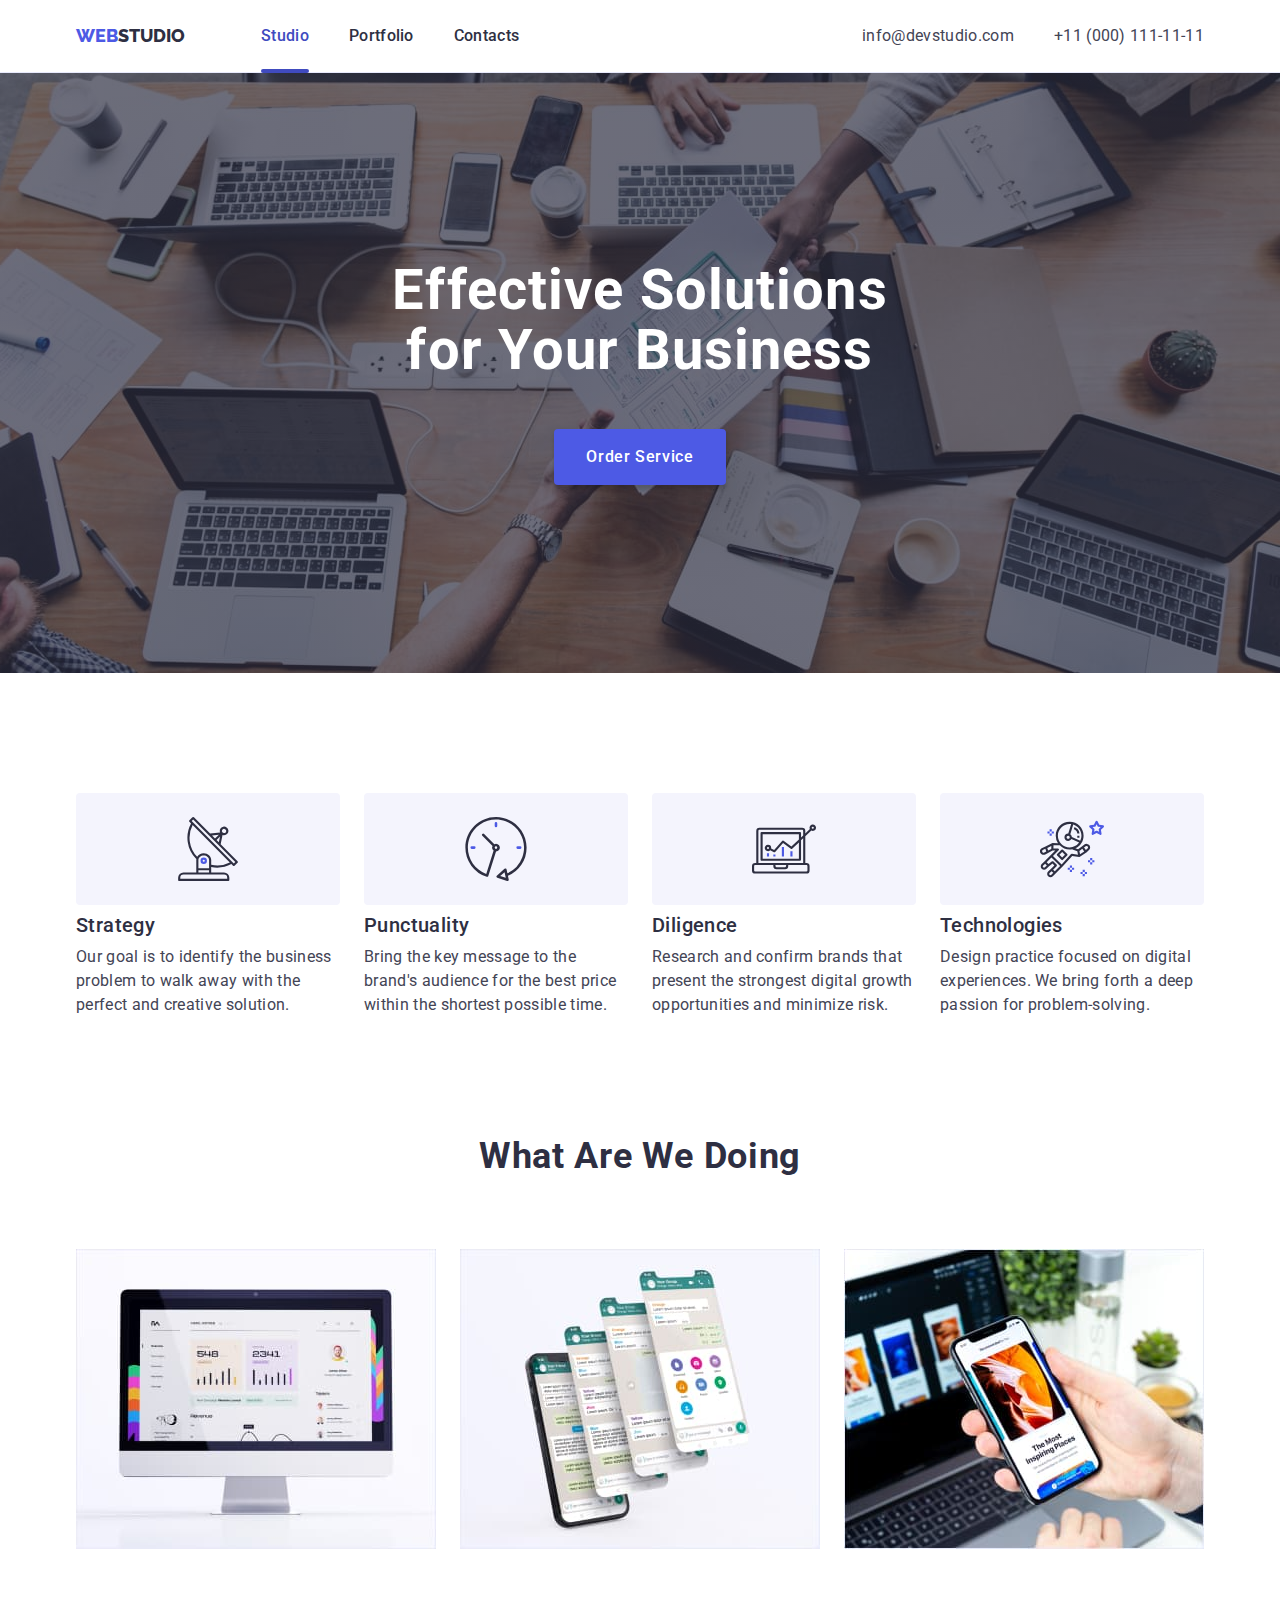
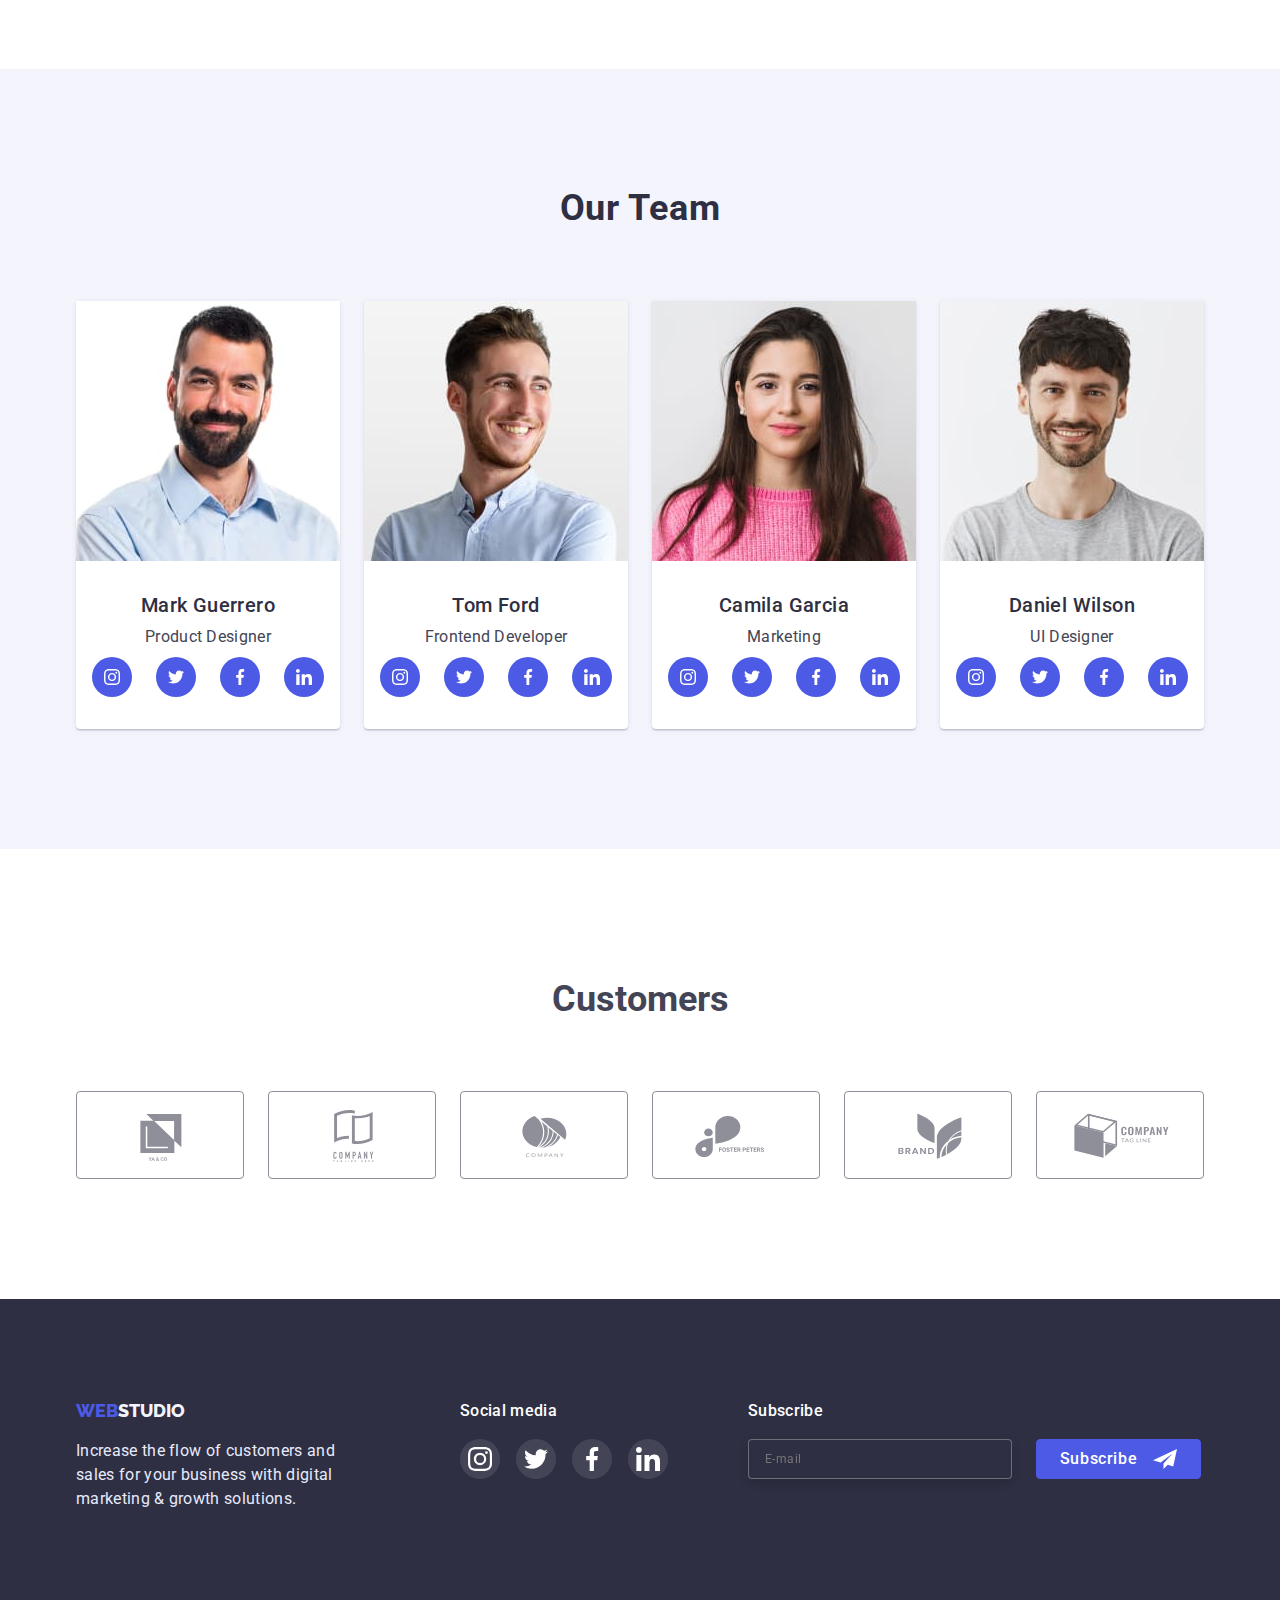
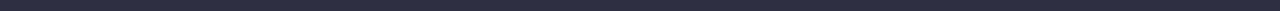
<file: index.html>
<!DOCTYPE html>
<html lang="en">
  <head>
    <meta charset="UTF-8" />
    <meta http-equiv="X-UA-Compatible" content="IE=edge" />
    <meta name="viewport" content="width=device-width, initial-scale=1.0" />
    <title>Main page</title>
    <link rel="preconnect" href="https://fonts.googleapis.com" />
    <link rel="preconnect" href="https://fonts.gstatic.com" crossorigin />
    <link
      href="https://fonts.googleapis.com/css2?family=Raleway:wght@800&family=Roboto:wght@400;500;700&display=swap"
      rel="stylesheet"
    />
    <link
      rel="stylesheet"
      href="https://cdnjs.cloudflare.com/ajax/libs/modern-normalize/1.1.0/modern-normalize.min.css"
    />
    <link rel="stylesheet" href="./css/styles.css" />
  </head>

  <body>
    <header class="header">
      <div class="container header-container">
        <nav class="header-navigation">
          <a class="logo-navigation" href="./index.html"
            >WEB<span class="logo">STUDIO</span></a
          >
          <ul class="header-list">
            <li class="header-list-item">
              <a class="nav-link active" href="./index.html">Studio</a>
            </li>
            <li>
              <a class="nav-link" href="./portfolio.html">Portfolio</a>
            </li>
            <li>
              <a class="nav-link" href="./contacts.html">Contacts</a>
            </li>
          </ul>
        </nav>

        <address class="header-address">
          <ul class="address-list">
            <li>
              <a class="address-link" href="mailto:info@devstudio.com"
                >info@devstudio.com</a
              >
            </li>
            <li>
              <a class="address-link" href="tel:+110001111111"
                >+11 (000) 111-11-11</a
              >
            </li>
          </ul>
        </address>
      </div>
    </header>

    <main>
      <!-- Hero -->
      <section class="hero-section">
        <div class="container">
          <h1 class="hero-title">Effective Solutions for Your Business</h1>
          <button class="hero-button" data-modal-open type="button">
            Order Service
          </button>
        </div>
      </section>

      <!-- Features -->
      <section class="features-section">
        <div class="container">
          <h2 class="visually-hidden">Features</h2>
          <ul class="features-list">
            <li class="features-item">
              <div class="features-rectangle">
                <svg class="features-icons" width="64px" height="64px">
                  <use href="./images/icons.svg#icon-antenna"></use>
                </svg>
              </div>
              <h3 class="features-subtitle">Strategy</h3>
              <p class="features-text">
                Our goal is to identify the business problem to walk away with
                the perfect and creative solution.
              </p>
            </li>
            <li class="features-item">
              <div class="features-rectangle">
                <svg class="features-icons" width="64px" height="64px">
                  <use href="./images/icons.svg#icon-clock"></use>
                </svg>
              </div>
              <h3 class="features-subtitle">Punctuality</h3>
              <p class="features-text">
                Bring the key message to the brand's audience for the best price
                within the shortest possible time.
              </p>
            </li>
            <li class="features-item">
              <div class="features-rectangle">
                <svg class="features-icons" width="64px" height="64px">
                  <use href="./images/icons.svg#icon-diagram"></use>
                </svg>
              </div>
              <h3 class="features-subtitle">Diligence</h3>
              <p class="features-text">
                Research and confirm brands that present the strongest digital
                growth opportunities and minimize risk.
              </p>
            </li>
            <li class="features-item">
              <div class="features-rectangle">
                <svg class="features-icons" width="64px" height="64px">
                  <use href="./images/icons.svg#icon-astronaut"></use>
                </svg>
              </div>
              <h3 class="features-subtitle">Technologies</h3>
              <p class="features-text">
                Design practice focused on digital experiences. We bring forth a
                deep passion for problem-solving.
              </p>
            </li>
          </ul>
        </div>
      </section>

      <!-- Doing -->
      <section class="doing-section">
        <div class="container">
          <h2 class="doing-title">What Are We Doing</h2>
          <ul class="doing-list">
            <li class="doing-item">
              <img
                class="doing-img"
                src="./images/Monitor.jpg"
                alt="Monitor"
                width="360"
              />
            </li>
            <li class="doing-item">
              <img
                class="doing-img"
                src="./images/Phone.jpg"
                alt="Phone"
                width="360"
              />
            </li>
            <li class="doing-item">
              <img
                src="./images/Phone_in_hand.jpg"
                alt="Phone in hand"
                width="360"
              />
            </li>
          </ul>
        </div>
      </section>

      <!-- Team -->
      <section class="team-section">
        <div class="container">
          <h2 class="team-title">Our Team</h2>
          <ul class="team-list">
            <li class="team-item">
              <img
                class="team-img"
                src="./images/Product_Designer.jpg"
                alt="Product Designer"
                width="264"
              />
              <div class="team-card">
                <h3 class="team-subtitle">Mark Guerrero</h3>
                <p class="team-text">Product Designer</p>
                <ul class="team-soc-list list">
                  <li class="team-soc-item">
                    <a class="team-soc-link link" href="">
                      <svg class="team-soc-icon" width="16px" height="16px">
                        <use href="./images/icons.svg#icon-instagram"></use>
                      </svg>
                    </a>
                  </li>
                  <li class="team-soc-item">
                    <a class="team-soc-link link" href="">
                      <svg class="team-soc-icon" width="16px" height="16px">
                        <use href="./images/icons.svg#icon-twitter"></use>
                      </svg>
                    </a>
                  </li>
                  <li class="team-soc-item">
                    <a class="team-soc-link link" href="">
                      <svg class="team-soc-icon" width="16px" height="16px">
                        <use href="./images/icons.svg#icon-facebook"></use>
                      </svg>
                    </a>
                  </li>
                  <li class="team-soc-item">
                    <a class="team-soc-link link" href="">
                      <svg class="team-soc-icon" width="16px" height="16px">
                        <use href="./images/icons.svg#icon-linkedin"></use>
                      </svg>
                    </a>
                  </li>
                </ul>
              </div>
            </li>
            <li class="team-item">
              <img
                class="team-img"
                src="./images/Frontend_Developer.jpg"
                alt="Frontend Developer"
                width="264"
              />
              <div class="team-card">
                <h3 class="team-subtitle">Tom Ford</h3>
                <p class="team-text">Frontend Developer</p>
                <ul class="team-soc-list list">
                  <li class="team-soc-item">
                    <a class="team-soc-link link" href="">
                      <svg class="team-soc-icon" width="16px" height="16px">
                        <use href="./images/icons.svg#icon-instagram"></use>
                      </svg>
                    </a>
                  </li>
                  <li class="team-soc-item">
                    <a class="team-soc-link link" href="">
                      <svg class="team-soc-icon" width="16px" height="16px">
                        <use href="./images/icons.svg#icon-twitter"></use>
                      </svg>
                    </a>
                  </li>
                  <li class="team-soc-item">
                    <a class="team-soc-link link" href="">
                      <svg class="team-soc-icon" width="16px" height="16px">
                        <use href="./images/icons.svg#icon-facebook"></use>
                      </svg>
                    </a>
                  </li>
                  <li class="team-soc-item">
                    <a class="team-soc-link link" href="">
                      <svg class="team-soc-icon" width="16px" height="16px">
                        <use href="./images/icons.svg#icon-linkedin"></use>
                      </svg>
                    </a>
                  </li>
                </ul>
              </div>
            </li>
            <li class="team-item">
              <img
                class="team-img"
                src="./images/Marketing.jpg"
                alt="Marketing"
                width="264"
              />
              <div class="team-card">
                <h3 class="team-subtitle">Camila Garcia</h3>
                <p class="team-text">Marketing</p>
                <ul class="team-soc-list list">
                  <li class="team-soc-item">
                    <a class="team-soc-link link" href="">
                      <svg class="team-soc-icon" width="16px" height="16px">
                        <use href="./images/icons.svg#icon-instagram"></use>
                      </svg>
                    </a>
                  </li>
                  <li class="team-soc-item">
                    <a class="team-soc-link link" href="">
                      <svg class="team-soc-icon" width="16px" height="16px">
                        <use href="./images/icons.svg#icon-twitter"></use>
                      </svg>
                    </a>
                  </li>
                  <li class="team-soc-item">
                    <a class="team-soc-link link" href="">
                      <svg class="team-soc-icon" width="16px" height="16px">
                        <use href="./images/icons.svg#icon-facebook"></use>
                      </svg>
                    </a>
                  </li>
                  <li class="team-soc-item">
                    <a class="team-soc-link link" href="">
                      <svg class="team-soc-icon" width="16px" height="16px">
                        <use href="./images/icons.svg#icon-linkedin"></use>
                      </svg>
                    </a>
                  </li>
                </ul>
              </div>
            </li>
            <li class="team-item">
              <img
                class="team-img"
                src="./images/UI_Designer.jpg"
                alt="UI Designer"
                width="264"
              />
              <div class="team-card">
                <h3 class="team-subtitle">Daniel Wilson</h3>
                <p class="team-text">UI Designer</p>
                <ul class="team-soc-list list">
                  <li class="team-soc-item">
                    <a class="team-soc-link link" href="">
                      <svg class="team-soc-icon" width="16px" height="16px">
                        <use href="./images/icons.svg#icon-instagram"></use>
                      </svg>
                    </a>
                  </li>
                  <li class="team-soc-item">
                    <a class="team-soc-link link" href="">
                      <svg class="team-soc-icon" width="16px" height="16px">
                        <use href="./images/icons.svg#icon-twitter"></use>
                      </svg>
                    </a>
                  </li>
                  <li class="team-soc-item">
                    <a class="team-soc-link link" href="">
                      <svg class="team-soc-icon" width="16px" height="16px">
                        <use href="./images/icons.svg#icon-facebook"></use>
                      </svg>
                    </a>
                  </li>
                  <li class="team-soc-item">
                    <a class="team-soc-link link" href="">
                      <svg class="team-soc-icon" width="16px" height="16px">
                        <use href="./images/icons.svg#icon-linkedin"></use>
                      </svg>
                    </a>
                  </li>
                </ul>
              </div>
            </li>
          </ul>
        </div>
      </section>

      <!-- Customers -->
      <section class="customers-section">
        <div class="container">
          <h2 class="customers-title">Customers</h2>
          <ul class="customers-list list">
            <li class="customers-item">
              <a class="customers-client-link link" href="">
                <svg class="customers-client-icon" width="104px" height="56px">
                  <use href="./images/icons.svg#icon-client-1"></use>
                </svg>
              </a>
            </li>
            <li class="customers-item">
              <a class="customers-client-link link" href="">
                <svg class="customers-client-icon" width="104px" height="56px">
                  <use href="./images/icons.svg#icon-client2"></use>
                </svg>
              </a>
            </li>
            <li class="customers-item">
              <a class="customers-client-link link" href="">
                <svg class="customers-client-icon" width="104px" height="56px">
                  <use href="./images/icons.svg#icon-client3"></use>
                </svg>
              </a>
            </li>
            <li class="customers-item">
              <a class="customers-client-link link" href="">
                <svg class="customers-client-icon" width="104px" height="56px">
                  <use href="./images/icons.svg#icon-client4"></use>
                </svg>
              </a>
            </li>
            <li class="customers-item">
              <a class="customers-client-link link" href="">
                <svg class="customers-client-icon" width="104px" height="56px">
                  <use href="./images/icons.svg#icon-client5"></use>
                </svg>
              </a>
            </li>
            <li class="customers-item">
              <a class="customers-client-link link" href="">
                <svg class="customers-client-icon" width="104px" height="56px">
                  <use href="./images/icons.svg#icon-client6"></use>
                </svg>
              </a>
            </li>
          </ul>
        </div>
      </section>
    </main>

    <!-- Page footer -->
    <footer class="footer">
      <div class="backdrop is-hidden" data-modal>
        <div class="modal">
          <button type="button" class="modal-close" data-modal-close>
            <svg class="modal-close-icon" width="8" height="8">
              <use href="./images/icons.svg#icon-Vector"></use>
            </svg>
          </button>
        </div>
      </div>
      <div class="footer-container">
        <div class="footer-section">
          <a class="navi-footer link" href="./index.html"
            >WEB<span class="logo-footer">STUDIO</span></a
          >
          <p class="footer-text">
            Increase the flow of customers and sales for your business with
            digital marketing & growth solutions.
          </p>
        </div>
        <div class="footer-soc-section">
          <p class="footer-soc-text">Social media</p>
          <ul class="footer-soc-list">
            <li class="footer-soc-item">
              <a class="footer-soc-link link" href="">
                <svg class="footer-soc-icon" width="24px" height="24px">
                  <use href="./images/icons.svg#icon-instagram-2"></use>
                </svg>
              </a>
            </li>
            <li class="footer-soc-item">
              <a class="footer-soc-link link" href="">
                <svg class="footer-soc-icon" width="24px" height="24px">
                  <use href="./images/icons.svg#icon-twitter-1"></use>
                </svg>
              </a>
            </li>
            <li class="footer-soc-item">
              <a class="footer-soc-link link" href="">
                <svg class="footer-soc-icon" width="24px" height="24px">
                  <use href="./images/icons.svg#icon-facebook-1"></use>
                </svg>
              </a>
            </li>
            <li class="footer-soc-item">
              <a class="footer-soc-link link" href="">
                <svg class="footer-soc-icon" width="24px" height="24px">
                  <use href="./images/icons.svg#icon-linkedin-1"></use>
                </svg>
              </a>
            </li>
          </ul>
        </div>
        <div>
          <p class="footer-subscribe">Subscribe</p>
          <label>
            <input class="footer-email" type="Email" placeholder="E-mail" />
          </label>
        </div>
        <div class="footer-subscribe-btn">
          <button class="subscribe-btn">
            Subscribe
            <svg class="subscribe-btn-icon" width="24px" height="24px">
              <use href="./images/icons.svg#icon-Frame"></use>
            </svg>
          </button>
        </div>
      </div>
    </footer>
    <script src="./js/modal.js"></script>
  </body>
</html>
</file>
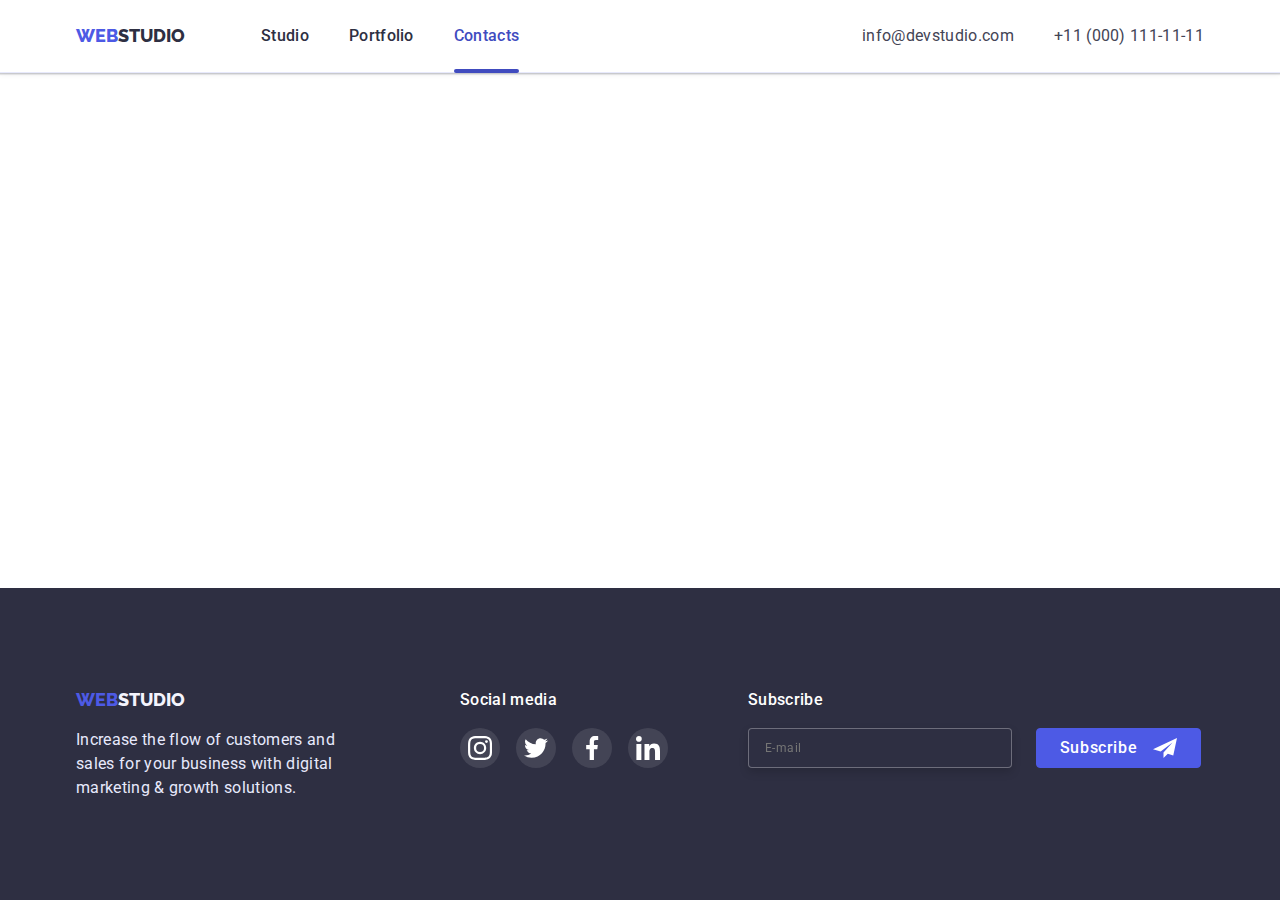
<file: contacts.html>
<!DOCTYPE html>
<html lang="en">
  <head>
    <meta charset="UTF-8" />
    <meta http-equiv="X-UA-Compatible" content="IE=edge" />
    <meta name="viewport" content="width=device-width, initial-scale=1.0" />
    <title>Main page</title>
    <link rel="preconnect" href="https://fonts.googleapis.com" />
    <link rel="preconnect" href="https://fonts.gstatic.com" crossorigin />
    <link
      href="https://fonts.googleapis.com/css2?family=Raleway:wght@800&family=Roboto:wght@400;500;700&display=swap"
      rel="stylesheet"
    />
    <link
      rel="stylesheet"
      href="https://cdnjs.cloudflare.com/ajax/libs/modern-normalize/1.1.0/modern-normalize.min.css"
    />
    <link rel="stylesheet" href="./css/styles.css" />
  </head>

  <body>
    <header class="header">
      <div class="container header-container">
        <nav class="header-navigation">
          <a class="logo-navigation" href="./index.html"
            >WEB<span class="logo">STUDIO</span></a
          >
          <ul class="header-list">
            <li class="header-list-item">
              <a class="nav-link" href="./index.html">Studio</a>
            </li>
            <li>
              <a class="nav-link" href="./portfolio.html">Portfolio</a>
            </li>
            <li>
              <a class="nav-link active" href="./contacts.html">Contacts</a>
            </li>
          </ul>
        </nav>

        <address class="header-address">
          <ul class="address-list">
            <li>
              <a class="address-link" href="mailto:info@devstudio.com"
                >info@devstudio.com</a
              >
            </li>
            <li>
              <a class="address-link" href="tel:+110001111111"
                >+11 (000) 111-11-11</a
              >
            </li>
          </ul>
        </address>
      </div>
    </header>
    <main></main>
    <!-- Page footer -->
    <footer class="footer">
      <div class="footer-container">
        <div class="footer-section">
          <a class="navi-footer link" href="./index.html"
            >WEB<span class="logo-footer">STUDIO</span></a
          >
          <p class="footer-text">
            Increase the flow of customers and sales for your business with
            digital marketing & growth solutions.
          </p>
        </div>
        <div class="footer-soc-section">
          <p class="footer-soc-text">Social media</p>
          <ul class="footer-soc-list">
            <li class="footer-soc-item">
              <a class="footer-soc-link link" href="">
                <svg class="footer-soc-icon" width="24px" height="24px">
                  <use href="./images/icons.svg#icon-instagram-2"></use>
                </svg>
              </a>
            </li>
            <li class="footer-soc-item">
              <a class="footer-soc-link link" href="">
                <svg class="footer-soc-icon" width="24px" height="24px">
                  <use href="./images/icons.svg#icon-twitter-1"></use>
                </svg>
              </a>
            </li>
            <li class="footer-soc-item">
              <a class="footer-soc-link link" href="">
                <svg class="footer-soc-icon" width="24px" height="24px">
                  <use href="./images/icons.svg#icon-facebook-1"></use>
                </svg>
              </a>
            </li>
            <li class="footer-soc-item">
              <a class="footer-soc-link link" href="">
                <svg class="footer-soc-icon" width="24px" height="24px">
                  <use href="./images/icons.svg#icon-linkedin-1"></use>
                </svg>
              </a>
            </li>
          </ul>
        </div>
        <div>
          <p class="footer-subscribe">Subscribe</p>
          <label>
            <input class="footer-email" type="Email" placeholder="E-mail" />
          </label>
        </div>
        <div class="footer-subscribe-btn">
          <button class="subscribe-btn">Subscribe
            <svg class="subscribe-btn-icon" width="24px" height="24px">
              <use href="./images/icons.svg#icon-Frame"></use>
            </svg>
          </button>
        </div>
      </div>
    </footer>
    <script src="./js/modal.js"></script>
  </body>
</html>
</file>
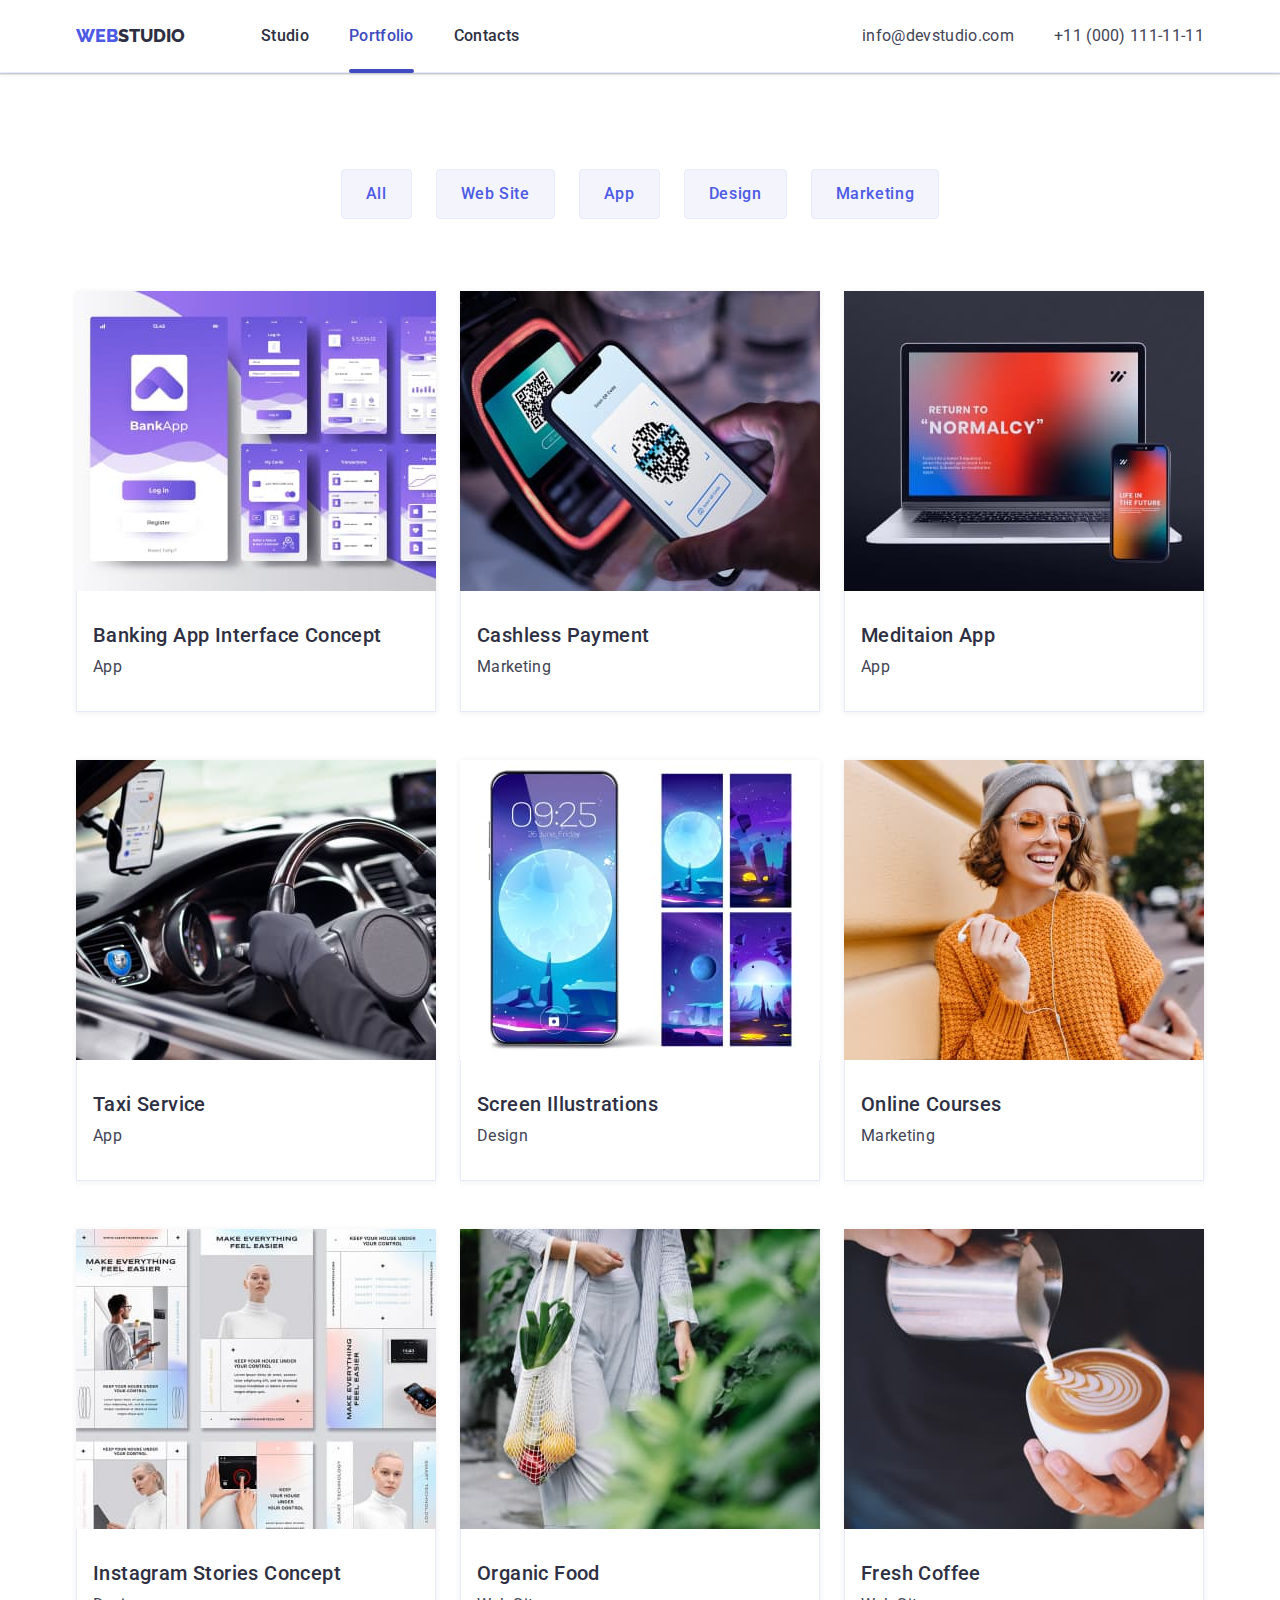
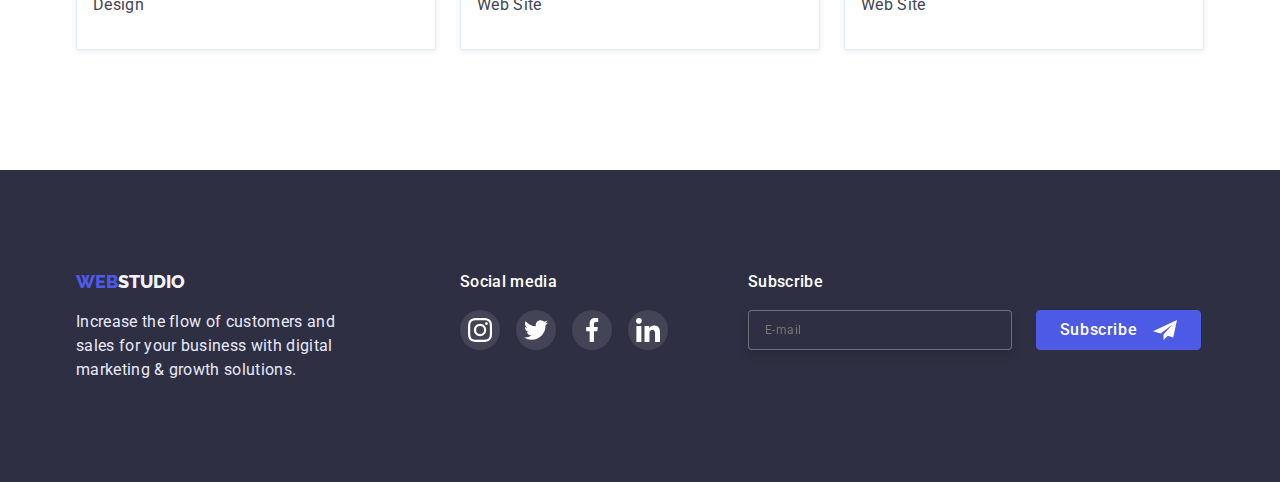
<file: portfolio.html>
<!DOCTYPE html>
<html lang="en">
  <head>
    <meta charset="UTF-8" />
    <meta http-equiv="X-UA-Compatible" content="IE=edge" />
    <meta name="viewport" content="width=device-width, initial-scale=1.0" />
    <title>Main page</title>
    <link rel="preconnect" href="https://fonts.googleapis.com" />
    <link rel="preconnect" href="https://fonts.gstatic.com" crossorigin />
    <link
      href="https://fonts.googleapis.com/css2?family=Raleway:wght@800&family=Roboto:wght@400;500;700&display=swap"
      rel="stylesheet"
    />
    <link
      rel="stylesheet"
      href="https://cdnjs.cloudflare.com/ajax/libs/modern-normalize/1.1.0/modern-normalize.min.css"
    />
    <link rel="stylesheet" href="./css/styles.css" />
  </head>

  <body>
    <header class="header">
      <div class="container header-container">
        <nav class="header-navigation">
          <a class="logo-navigation" href="./index.html"
            >WEB<span class="logo">STUDIO</span></a
          >
          <ul class="header-list">
            <li class="header-list-item">
              <a class="nav-link" href="./index.html">Studio</a>
            </li>
            <li>
              <a class="nav-link active" href="./portfolio.html">Portfolio</a>
            </li>
            <li>
              <a class="nav-link" href="./contacts.html">Contacts</a>
            </li>
          </ul>
        </nav>

        <address class="header-address">
          <ul class="address-list">
            <li>
              <a class="address-link" href="mailto:info@devstudio.com"
                >info@devstudio.com</a
              >
            </li>
            <li>
              <a class="address-link" href="tel:+110001111111"
                >+11 (000) 111-11-11</a
              >
            </li>
          </ul>
        </address>
      </div>
    </header>

    <main>
      <section class="filter-section">
        <div class="container">
          <h1 class="visually-hidden">Portfolio</h1>
          <ul class="filter-button-list">
            <li>
              <button class="filter-button" type="button">All</button>
            </li>
            <li>
              <button class="filter-button" type="button">Web Site</button>
            </li>
            <li>
              <button class="filter-button" type="button">App</button>
            </li>
            <li>
              <button class="filter-button" type="button">Design</button>
            </li>
            <li>
              <button class="filter-button" type="button">Marketing</button>
            </li>
          </ul>
          <ul class="filter-list">
            <li class="filter-list-item">
              <a class="filter-list-link" href="">
                <div class="filter-cover-wrap">
                  <img
                    class="filter-img"
                    src="./images/Bank_APP.jpg"
                    alt="Bank Application"
                    width="360"
                    height="300"
                  />
                  <p class="filter-cover-text">
                    14 Stylish and User-Friendly App Design Concepts · Task
                    Manager App · Calorie Tracker App · Exotic Fruit Ecommerce
                    App · Cloud Storage App
                  </p>
                </div>
                <div class="card-content">
                  <h2 class="filter-subtitle">Banking App Interface Concept</h2>
                  <p class="filter-text">App</p>
                </div>
              </a>
            </li>
            <li class="filter-list-item">
              <a class="filter-list-link" href="">
                <div class="filter-cover-wrap">
                  <img
                    class="filter-img"
                    src="./images/Phone_with_QR.jpg"
                    alt="Phone with QR"
                    width="360"
                    height="300"
                  />
                  <p class="filter-cover-text">
                    14 Stylish and User-Friendly App Design Concepts · Task
                    Manager App · Calorie Tracker App · Exotic Fruit Ecommerce
                    App · Cloud Storage App
                  </p>
                </div>
                <div class="card-content">
                  <h2 class="filter-subtitle">Cashless Payment</h2>
                  <p class="filter-text">Marketing</p>
                </div>
              </a>
            </li>
            <li class="filter-list-item">
              <a class="filter-list-link" href="">
                <div class="filter-cover-wrap">
                  <img
                    class="filter-img"
                    src="./images/Laptop.jpg"
                    alt="Laptop"
                    width="360"
                    height="300"
                  />
                  <p class="filter-cover-text">
                    14 Stylish and User-Friendly App Design Concepts · Task
                    Manager App · Calorie Tracker App · Exotic Fruit Ecommerce
                    App · Cloud Storage App
                  </p>
                </div>
                <div class="card-content">
                  <h2 class="filter-subtitle">Meditaion App</h2>
                  <p class="filter-text">App</p>
                </div>
              </a>
            </li>
            <li class="filter-list-item">
              <a class="filter-list-link" href="">
                <div class="filter-cover-wrap">
                  <img
                    class="filter-img"
                    src="./images/Cabin_Car.jpg"
                    alt="Cabin Car"
                    width="360"
                    height="300"
                  />
                  <p class="filter-cover-text">
                    14 Stylish and User-Friendly App Design Concepts · Task
                    Manager App · Calorie Tracker App · Exotic Fruit Ecommerce
                    App · Cloud Storage App
                  </p>
                </div>
                <div class="card-content">
                  <h2 class="filter-subtitle">Taxi Service</h2>
                  <p class="filter-text">App</p>
                </div>
              </a>
            </li>
            <li class="filter-list-item">
              <a class="filter-list-link" href="">
                <div class="filter-cover-wrap">
                  <img
                    class="filter-img"
                    src="./images/Phones_Screens.jpg"
                    alt="Phone"
                    width="360"
                    height="300"
                  />
                  <p class="filter-cover-text">
                    14 Stylish and User-Friendly App Design Concepts · Task
                    Manager App · Calorie Tracker App · Exotic Fruit Ecommerce
                    App · Cloud Storage App
                  </p>
                </div>
                <div class="card-content">
                  <h2 class="filter-subtitle">Screen Illustrations</h2>
                  <p class="filter-text">Design</p>
                </div>
              </a>
            </li>
            <li class="filter-list-item">
              <a class="filter-list-link" href="">
                <div class="filter-cover-wrap">
                  <img
                    class="filter-img"
                    src="./images/Girl_With_Glasses.jpg"
                    alt="Girl with glasses"
                    width="360"
                    height="300"
                  />
                  <p class="filter-cover-text">
                    14 Stylish and User-Friendly App Design Concepts · Task
                    Manager App · Calorie Tracker App · Exotic Fruit Ecommerce
                    App · Cloud Storage App
                  </p>
                </div>
                <div class="card-content">
                  <h2 class="filter-subtitle">Online Courses</h2>
                  <p class="filter-text">Marketing</p>
                </div>
              </a>
            </li>
            <li class="filter-list-item">
              <a class="filter-list-link" href="">
                <div class="filter-cover-wrap">
                  <img
                    class="filter-img"
                    src="./images/Stories_Concept.jpg"
                    alt="Stories"
                    width="360"
                    height="300"
                  />
                  <p class="filter-cover-text">
                    14 Stylish and User-Friendly App Design Concepts · Task
                    Manager App · Calorie Tracker App · Exotic Fruit Ecommerce
                    App · Cloud Storage App
                  </p>
                </div>
                <div class="card-content">
                  <h2 class="filter-subtitle">Instagram Stories Concept</h2>
                  <p class="filter-text">Design</p>
                </div>
              </a>
            </li>
            <li class="filter-list-item">
              <a class="filter-list-link" href="">
                <div class="filter-cover-wrap">
                  <img
                    class="filter-img"
                    src="./images/Organic_Food.jpg"
                    alt="Food"
                    width="360"
                    height="300"
                  />
                  <p class="filter-cover-text">
                    14 Stylish and User-Friendly App Design Concepts · Task
                    Manager App · Calorie Tracker App · Exotic Fruit Ecommerce
                    App · Cloud Storage App
                  </p>
                </div>
                <div class="card-content">
                  <h2 class="filter-subtitle">Organic Food</h2>
                  <p class="filter-text">Web Site</p>
                </div>
              </a>
            </li>
            <li class="filter-list-item">
              <a class="filter-list-link" href="">
                <div class="filter-cover-wrap">
                  <img
                    class="filter-img"
                    src="./images/Fresh_Coffee.jpg"
                    alt="Coffee"
                    width="360"
                    height="300"
                  />
                  <p class="filter-cover-text">
                    14 Stylish and User-Friendly App Design Concepts · Task
                    Manager App · Calorie Tracker App · Exotic Fruit Ecommerce
                    App · Cloud Storage App
                  </p>
                </div>
                <div class="card-content">
                  <h2 class="filter-subtitle">Fresh Coffee</h2>
                  <p class="filter-text">Web Site</p>
                </div>
              </a>
            </li>
          </ul>
        </div>
      </section>
    </main>

    <!-- Page footer -->
    <footer class="footer">
      <div class="footer-container">
        <div class="footer-section">
          <a class="navi-footer link" href="./index.html"
            >WEB<span class="logo-footer">STUDIO</span></a
          >
          <p class="footer-text">
            Increase the flow of customers and sales for your business with
            digital marketing & growth solutions.
          </p>
        </div>
        <div class="footer-soc-section">
          <p class="footer-soc-text">Social media</p>
          <ul class="footer-soc-list">
            <li class="footer-soc-item">
              <a class="footer-soc-link link" href="">
                <svg class="footer-soc-icon" width="24px" height="24px">
                  <use href="./images/icons.svg#icon-instagram-2"></use>
                </svg>
              </a>
            </li>
            <li class="footer-soc-item">
              <a class="footer-soc-link link" href="">
                <svg class="footer-soc-icon" width="24px" height="24px">
                  <use href="./images/icons.svg#icon-twitter-1"></use>
                </svg>
              </a>
            </li>
            <li class="footer-soc-item">
              <a class="footer-soc-link link" href="">
                <svg class="footer-soc-icon" width="24px" height="24px">
                  <use href="./images/icons.svg#icon-facebook-1"></use>
                </svg>
              </a>
            </li>
            <li class="footer-soc-item">
              <a class="footer-soc-link link" href="">
                <svg class="footer-soc-icon" width="24px" height="24px">
                  <use href="./images/icons.svg#icon-linkedin-1"></use>
                </svg>
              </a>
            </li>
          </ul>
        </div>
        <div>
          <p class="footer-subscribe">Subscribe</p>
          <label>
            <input class="footer-email" type="Email" placeholder="E-mail" />
          </label>
        </div>
        <div class="footer-subscribe-btn">
          <button class="subscribe-btn">Subscribe
            <svg class="subscribe-btn-icon" width="24px" height="24px">
              <use href="./images/icons.svg#icon-Frame"></use>
            </svg>
          </button>
        </div>
      </div>
    </footer>
    <script src="./js/modal.js"></script>
  </body>
</html>
</file>
<file: css/styles.css>
:root {
  --primary-text-color: #434455;
  --secondary-text-color: #2e2f42;
  --footer-text-color: #e7e9fc;
  --primary-bg-color: #2e2f42;
  --hero-bg-color: rgba(46, 47, 66, 0.7);
  --light-mode-bg: #f4f4fd;
  --active-states-color: #4d5ae5;
  --pressed-state-color: #404bbf;
  --linear-gradient: linear-gradient(
    rgba(46, 47, 66, 0.7),
    rgba(46, 47, 66, 0.7)
  );
  --footer-item-activ: rgba(255, 255, 255, 0.1);
  --footer--item-pressed: #31d0aa;
  --light-slate: #8e8f99;
}

a {
  text-decoration: none;
}

ul {
  list-style: none;
  margin: 0;
  padding-left: 0;
}

p,
h1,
h2,
h3,
h4,
h5,
h6 {
  margin: 0;
}

button {
  cursor: pointer;
}

img {
  display: block;
}

body {
  display: flex;
  flex-direction: column;
  justify-content: space-between;
  min-height: 100vh;
  font-family: "Roboto", sans-serif;
  font-size: 16px;
  color: var(--primary-text-color);
  background-color: #fff;
  margin: 0;
}

.link {
  text-decoration: none;
}

.visually-hidden {
  position: absolute;
  white-space: nowrap;
  width: 1px;
  height: 1px;
  overflow: hidden;
  border: 0;
  padding: 0;
  clip: rect(0, 0, 0, 0);
  clip-path: inset(50%);
  margin: -1px;
}

.container {
  margin: 0 auto;
  padding: 0 15px;
  width: 1158px;
}

.header {
  background-color: #fff;
  border-bottom: 1px solid #e7e9fc;
  box-shadow: 0px 2px 1px rgba(46, 47, 66, 0.08),
    0px 1px 1px rgba(46, 47, 66, 0.16), 0px 1px 6px rgba(46, 47, 66, 0.08);
}

.logo-navigation {
  font-family: "Raleway", sans-serif;
  font-weight: 800;
  font-size: 18px;
  line-height: 1.33;
  text-transform: uppercase;
  color: #4d5ae5;
  margin-right: 76px;
}

.logo {
  color: #2e2f42;
}

.header-container {
  display: flex;
  align-items: center;
  height: 72px;
}

.header-navigation {
  display: flex;
  margin-right: auto;
}

.header-list {
  display: flex;
  gap: 40px;
}

.header-list-item {
  position: relative;
}

.active {
  display: flex;
  align-items: flex-end;
}

.active::after {
  content: "";
  width: 100%;
  height: 4px;
  border-radius: 2px;
  background-color: var(--pressed-state-color);
  position: absolute;
  bottom: -25px;
}

.header-address {
  display: flex;
  align-items: center;
}

.address-list {
  display: flex;
  gap: 40px;
  font-style: normal;
}

.nav-link {
  position: relative;
  font-weight: 500;
  font-size: 16px;
  line-height: 1.5;
  letter-spacing: 0.02em;
  color: var(--secondary-text-color);
  transition-property: color;
  transition-timing-function: cubic-bezier(0.4, 0, 0.2, 1);
  transition-duration: 250ms;
}

.nav-link:hover,
.nav-link:focus,
.nav-link.active {
  color: var(--pressed-state-color);
  }

.address-link:hover,
.address-link:focus {
  color: var(--pressed-state-color);
  }

.address-link {
  font-size: 16px;
  line-height: 1.5;
  letter-spacing: 0.02em;
  color: var(--primary-text-color);
  transition-property: color;
  transition-timing-function: cubic-bezier(0.4, 0, 0.2, 1);
  transition-duration: 250ms;
}

.hero-section {
  display: flex;
  align-items: center;
  text-align: center;
  min-height: 600px;
  max-width: 1440px;
  margin-right: auto;
  margin-left: auto;
  background-color: var(--primary-bg-color);
  background-image: var(--linear-gradient), url(../images/people-office.jpg);
  background-repeat: no-repeat;
  background-position: center;
  background-size: cover;
}

.hero-title {
  width: 496px;
  text-align: center;
  font-size: 56px;
  line-height: 1.07;
  letter-spacing: 0.02em;
  color: #fff;
  margin: 0 auto;
  margin-bottom: 48px;
}

.hero-button {
  font-family: inherit;
  background: var(--active-states-color);
  font-weight: 500;
  font-size: 16px;
  line-height: 24px;
  letter-spacing: 0.04em;
  color: #fff;
  border: none;
  padding: 16px 32px;
  box-shadow: 0px 4px 4px rgba(0, 0, 0, 0.15);
  border-radius: 4px;
  transition-property: background-color, box-shadow;
  transition-timing-function: cubic-bezier(0.4, 0, 0.2, 1);
  transition-duration: 250ms;
}

.hero-button:hover,
.hero-button:focus {
  background-color: var(--pressed-state-color);
  box-shadow: 0px 4px 4px rgba(0, 0, 0, 0.15);
  }

.backdrop {
  position: fixed;
  top: 0;
  width: 100%;
  height: 100%;
  background-color: rgba(46, 47, 66, 0.4);
  transition-timing-function: cubic-bezier(0.4, 0, 0.2, 1);
  transition-duration: 250ms;
}

.modal {
  position: absolute;
  top: 50%;
  left: 50%;
  transform: translate(-50%, -50%);
  width: 408px;
  min-height: 576px;
  background: #fcfcfc;
  box-shadow: 0px 1px 1px rgba(0, 0, 0, 0.14), 0px 1px 3px rgba(0, 0, 0, 0.12),
    0px 2px 1px rgba(0, 0, 0, 0.2);
  border-radius: 4px;
  padding: 24px;
}

.modal-close {
  display: flex;
  align-items: center;
  justify-content: center;
  width: 24px;
  height: 24px;
  border-radius: 50%;
  background: var(--footer-text-color);
  border: 1px solid rgba(0, 0, 0, 0.1);
  margin-left: auto;
  padding: 0;
  transition-property: background-color, fill;
  transition-timing-function: cubic-bezier(0.4, 0, 0.2, 1);
  transition-duration: 250ms;
}

.modal-close:is(:hover, :focus) {
  background-color: var(--active-states-color);
  fill: #fff;
  }

.features-section {
  padding-top: 120px;
  padding-bottom: 120px;
}

.features-rectangle {
  display: flex;
  align-items: center;
  justify-content: center;
  width: 264px;
  height: 112px;
  background: #f4f4fd;
  border-radius: 4px;
  margin-bottom: 8px;
}

.features-icons {
  width: 64px;
  height: 64px;
  fill: currentColor;
}

.features-subtitle,
.team-subtitle,
.filter-subtitle {
  font-weight: 500;
  font-size: 20px;
  line-height: 1.2;
  letter-spacing: 0.02em;
  color: var(--secondary-text-color);
  margin: 0 0 8px 0;
}

.features-list {
  display: flex;
  gap: 24px;
}

.features-item {
  width: 264px;
}

.features-text {
  font-size: 16px;
  line-height: 1.5;
  letter-spacing: 0.02em;
  color: var(--primary-text-color);
}

.doing-section {
  padding-bottom: 120px;
}

.doing-title {
  font-weight: 700;
  font-size: 36px;
  line-height: 1.11;
  letter-spacing: 0.02em;
  text-align: center;
  color: var(--secondary-text-color);
  margin-bottom: 72px;
}

.doing-list {
  display: flex;
  align-items: center;
  gap: 24px;
}

.team-section {
  padding-top: 120px;
  padding-bottom: 120px;
  background-color: var(--light-mode-bg);
}

.team-title {
  font-weight: 700;
  font-size: 36px;
  line-height: 1.11;
  letter-spacing: 0.02em;
  text-align: center;
  color: var(--secondary-text-color);
}

.team-title {
  background-color: var(--light-mode-bg);
  margin-bottom: 72px;
}

.team-list {
  display: flex;
  text-align: center;
  background: var(--light-mode-bg);
  gap: 24px;
}

.team-item {
  background: #fff;
  box-shadow: 0px 1px 6px rgba(46, 47, 66, 0.08),
    0px 1px 1px rgba(46, 47, 66, 0.16), 0px 2px 1px rgba(46, 47, 66, 0.08);
  border-radius: 0px 0px 4px 4px;
}

.team-card {
  padding: 32px 16px;
}

.team-subtitle {
  margin-bottom: 8px;
}

.team-text {
  font-size: 16px;
  line-height: 1.5;
  letter-spacing: 0.02em;
  color: var(--primary-text-color);
  margin-bottom: 8px;
}

.team-soc-list {
  display: flex;
  justify-content: center;
  gap: 24px;
}

.team-soc-item {
  width: 40px;
  height: 40px;
}

.team-soc-link {
  display: flex;
  align-items: center;
  justify-content: center;
  width: 100%;
  height: 100%;
  border-radius: 50%;
  border-color: var(--active-states-color);
  background-color: var(--active-states-color);
  transition-property: background-color;
  transition-timing-function: cubic-bezier(0.4, 0, 0.2, 1);
  transition-duration: 250ms;
}

.team-soc-link:is(:hover, :focus) {
  background-color: var(--pressed-state-color);
}

.team-soc-icon {
  width: 16px;
  height: 16px;
  fill: #fff;
}

.customers-section {
  padding-top: 130px;
  padding-bottom: 120px;
}

.customers-title {
  font-weight: 700;
  font-size: 36px;
  line-height: 40px;
  text-align: center;
  margin-bottom: 72px;
}

.customers-list {
  display: flex;
  align-items: center;
  justify-content: center;
  gap: 24px;
}

.customers-item {
  width: 168px;
  height: 88px;
}

.customers-client-link:is(:hover, :focus) {
  border-color: var(--pressed-state-color);
}

.customers-client-link:is(:hover, :focus) .customers-client-icon {
  fill: var(--pressed-state-color);
}

.customers-client-link {
  display: flex;
  align-items: center;
  justify-content: center;
  width: 100%;
  height: 100%;
  border: 1px solid var(--light-slate);
  border-radius: 4px;
  color: var(--light-slate);
  transition-property: color, fill;
  transition-timing-function: cubic-bezier(0.4, 0, 0.2, 1);
  transition: 250ms;
}

.customers-client-icon {
  display: flex;
  align-items: center;
  justify-content: center;
  fill: currentColor;
}

.card-content {
  padding: 32px 16px;
  border-right: 1px solid #e7e9fc;
  border-bottom: 1px solid #e7e9fc;
  border-left: 1px solid #e7e9fc;
}

.filter-section {
  padding-top: 96px;
  padding-bottom: 120px;
}

.filter-button-list {
  display: flex;
  justify-content: center;
  margin-bottom: 72px;
  gap: 48px 24px;
}

.filter-button:hover,
.filter-button:focus {
  color: #fff;
  background-color: var(--pressed-state-color);
  box-shadow: 0px 3px 1px rgba(0, 0, 0, 0.1), 0px 2px 1px rgba(0, 0, 0, 0.08),
    0px 2px 2px rgba(0, 0, 0, 0.12);
  border: solid 1px var(--pressed-state-color);
}

.filter-button {
  font-family: inherit;
  font-weight: 500;
  font-size: 16px;
  line-height: 1.5;
  letter-spacing: 0.04em;
  color: var(--active-states-color);
  background: var(--light-mode-bg);
  border: 1px solid #e7e9fc;
  border-radius: 4px;
  padding: 12px 24px;
  transition-property: box-shadow, background-color, border;
  transition-timing-function: cubic-bezier(0.4, 0, 0.2, 1);
  transition-duration: 250ms;
}

.filter-list {
  display: flex;
  flex-wrap: wrap;
  gap: 48px 24px;
}


.filter-list-item {
  position: relative;
  box-shadow: 0px 1px 6px rgba(46, 47, 66, 0.08);
  width: calc((100% - 48px) / 3);
}

.filter-list-link:is(:hover, :focus) .filter-cover-text {
  transform: translateY(0);
}

.filter-cover-wrap {
  position: relative;
  overflow: hidden;
}

.filter-list-link {
  transition-property: box-shadow;
  transition-timing-function: cubic-bezier(0.4, 0, 0.2, 1);
  transition-duration: 250ms;
}

.filter-list-link:hover,
.filter-list-link:focus {
  display: block;
  transform: translateY(0);
  box-shadow: 0px 1px 6px rgba(46, 47, 66, 0.08),
    0px 1px 1px rgba(46, 47, 66, 0.16), 0px 2px 1px rgba(46, 47, 66, 0.08);
}

.footer-list-link {
  transition-property: box-shadow;
  transition-timing-function: cubic-bezier(0.4, 0, 0.2, 1);
  transition-duration: 250ms;
}

.filter-cover-text {
  position: absolute;
  top: 0;
  font-weight: 400;
  font-size: 16px;
  line-height: 1.5;
  letter-spacing: 0.02em;
  color: #f4f4fd;
  background-color: var(--active-states-color);
  padding: 40px 32px;
  height: 100%;
  transform: translateY(100%);
  transition-property: color;
  transition: cubic-bezier(0.4, 0, 0.2, 1);
  transition-duration: 250ms;
}

.filter-subtitle {
  margin-bottom: 8px;
}

.filter-text {
  font-size: 16px;
  line-height: 1.5;
  letter-spacing: 0.02em;
  color: var(--primary-text-color);
}

.footer {
  padding: 100px 0;
  background: var(--primary-bg-color);
}

.footer-container {
  display: flex;
  width: 1158px;
  margin: 0 auto;
  padding: 0 15px;
}

.footer-section {
  margin-right: 120px;
}

.navi-footer {
  font-family: "Raleway", sans-serif;
  font-weight: 800;
  font-size: 18px;
  line-height: 1.33;
  text-transform: uppercase;
  color: #4d5ae5;
}

.logo-footer {
  color: #f4f4fd;
}

.footer-text {
  font-size: 16px;
  line-height: 1.5;
  letter-spacing: 0.02em;
  color: var(--footer-text-color);
  width: 264px;
  margin-top: 16px;
}

.footer-soc-section {
  margin-right: 80px;
}

.footer-soc-text {
  font-weight: 500;
  font-size: 16px;
  line-height: 1.5;
  letter-spacing: 0.02em;
  color: #ffffff;
  margin-bottom: 16px;
}

.footer-soc-list {
  display: flex;
  gap: 16px;
}

.footer-soc-item {
  width: 40px;
  height: 40px;
}

.footer-soc-link:hover,
.footer-soc-link:focus {
  background-color: var(--footer--item-pressed);
}

.footer-soc-link {
  display: flex;
  align-items: center;
  justify-content: center;
  width: 100%;
  height: 100%;
  border-radius: 50%;
  background-color: var(--footer-item-activ);
  transition-property: background-color;
  transition: cubic-bezier(0.4, 0, 0.2, 1);
  transition-duration: 250ms;
}

.footer-soc-icon {
  fill: #fff;
}

.footer-subscribe {
  font-weight: 500;
  font-size: 16px;
  line-height: 1.5;
  letter-spacing: 0.02em;
  color: #ffffff;
  margin-bottom: 16px;
}
.footer-email {
  width: 264px;
  height: 40px;
  font-weight: 400;
  font-size: 12px;
  line-height: 1.2;
  letter-spacing: 0.04em;
  background-color: var(--primary-bg-color);
  color: rgba(255, 255, 255, 0.6);
  border: 1px solid rgba(255, 255, 255, 0.3);
  filter: drop-shadow(0px 4px 4px rgba(0, 0, 0, 0.15));
  border-radius: 4px;
  padding-left: 16px;
  margin-right: 24px;
}

.footer-subscribe-btn {
  padding-top: 40px;
}

.subscribe-btn {
  display: flex;
  align-items: center;
  justify-content: center;
  width: 165px;
  height: 40px;
  background: var(--active-states-color);
  border-radius: 4px;
  border: 1px solid var(--active-states-color);
  transition-property: background-color, box-shadow, border;
  transition: cubic-bezier(0.4, 0, 0.2, 1);
  transition-duration: 250ms;
  font-weight: 500;
  font-size: 16px;
  line-height: 1.2;
  letter-spacing: 0.04em;
  color: #ffffff;
  gap: 16px;
}

.subscribe-btn:is(:hover, :focus) {
  background-color: var(--pressed-state-color);
  box-shadow: 0px 4px 4px rgba(0, 0, 0, 0.15);
}

.subscribe-btn-icon {
  fill: #fff;
}

.is-hidden {
  opacity: 0;
  visibility: hidden;
  pointer-events: none;
}
</file>
